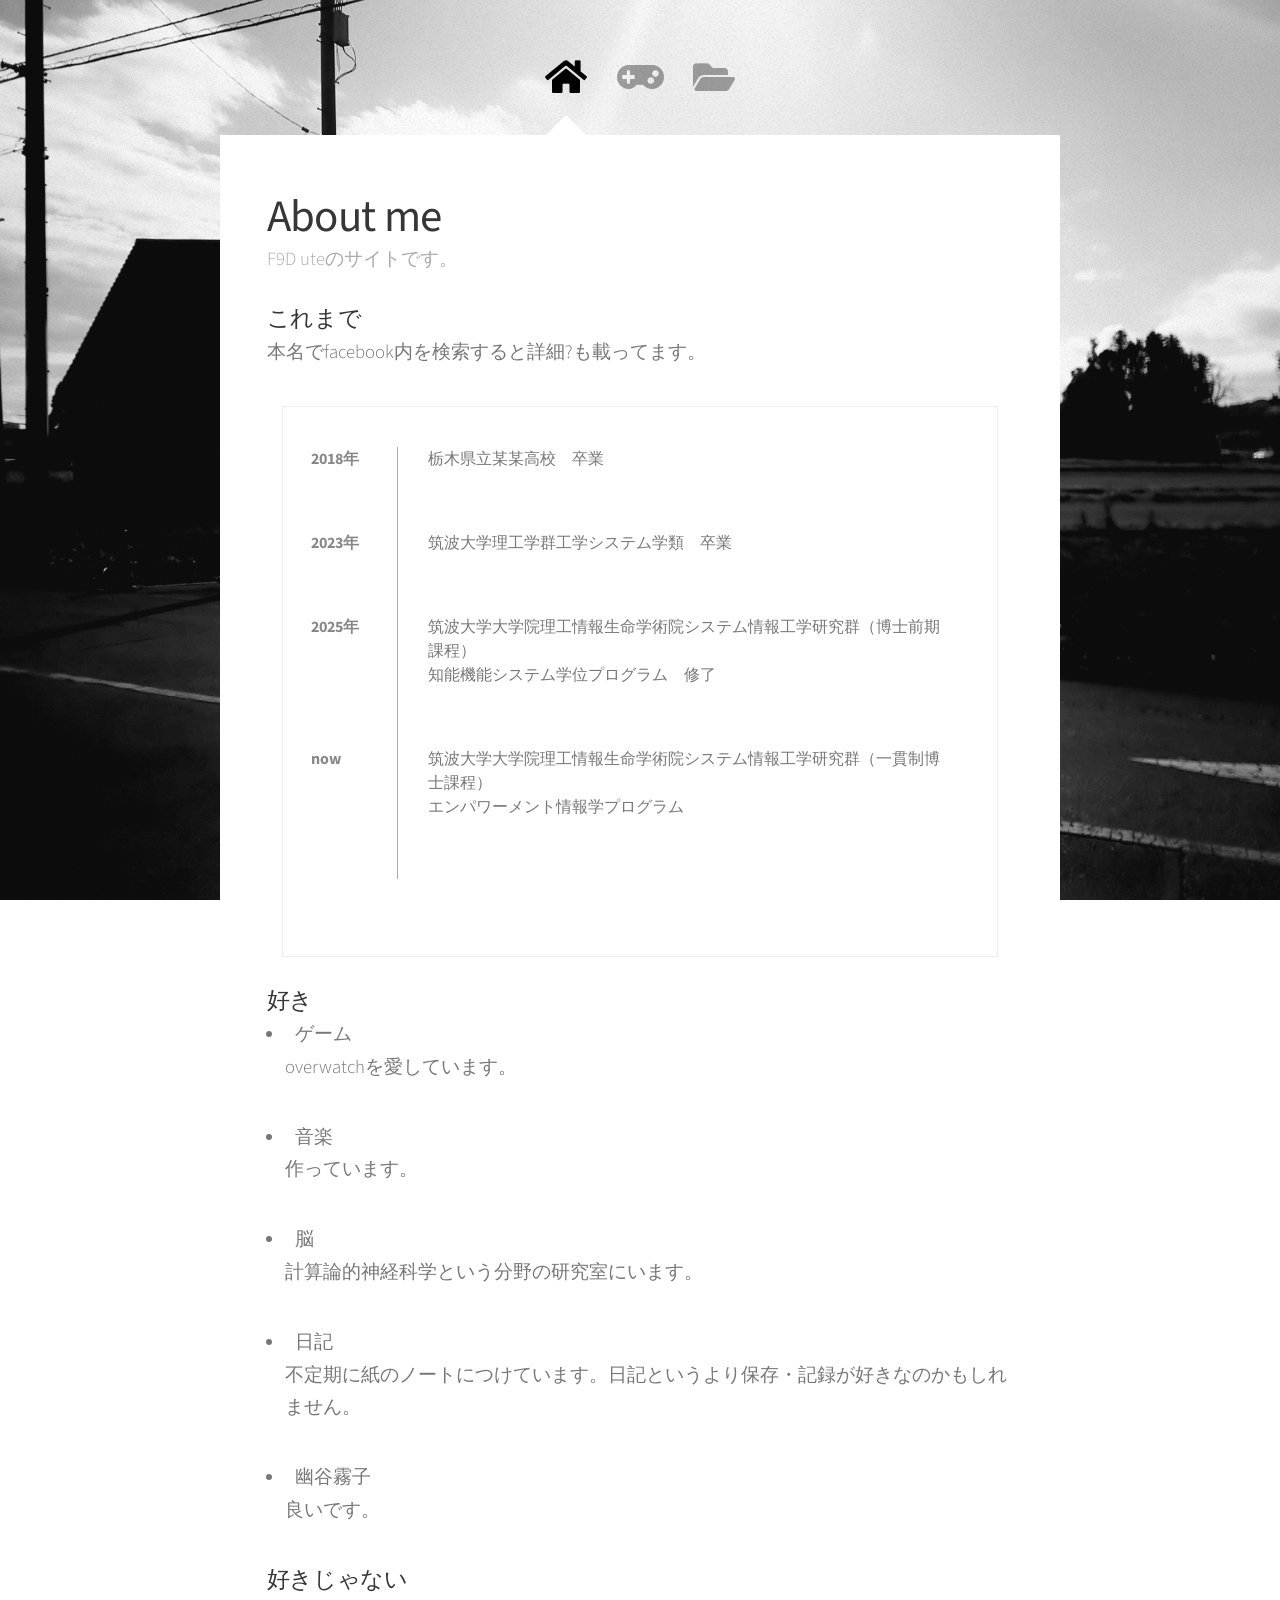
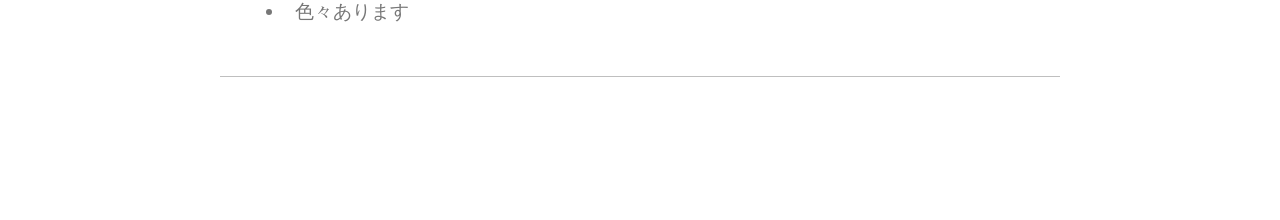
<file: index.html>
<!DOCTYPE HTML>
<!--
	Astral by HTML5 UP
	html5up.net | @ajlkn
	Free for personal and commercial use under the CCA 3.0 license (html5up.net/license)
-->
<html>
	<head>
		<title>Fmute website</title>
		<meta charset="utf-8" />
		<meta name="viewport" content="width=device-width, initial-scale=1, user-scalable=no" />
		<link rel="stylesheet" href="assets/css/main.css" />
		<noscript><link rel="stylesheet" href="assets/css/noscript.css" /></noscript>
	</head>
	<body class="is-preload">

		<!-- Wrapper-->
			<div id="wrapper">

				<!-- Nav -->
					<nav id="nav">
						<a href="#" class="icon solid fa-home" style="color: black;"><span>Home</span></a>
						<!-- <a href="#work" class="icon solid fa-folder"><span>Work</span></a> -->
						<a href="#game" class="icon solid fa-gamepad" style="color: black;"><span>Game</span></a>
						<a href="#Works" class="icon solid fa-folder-open" style="color: black;"><span>Works</span></a>
					</nav>

				<!-- Main -->
					<div id="main">

						<!-- Me -->
							<article id="home" class="panel">
								<header>
									<h1>About me</h1>
									<p>F9D uteのサイトです。</p>
									<!--　htmlにべた書きしているだけの簡易なサイトです。cssもテンプレを使っているだけです。 -->
								</header>
								<!-- <a href="#work" class="jumplink pic">
									<span class="arrow icon solid fa-chevron-right"><span>See my work</span></span>
									<img src="images/me.jpg" alt="" />
								</a> -->
								<section>
									<h3>これまで</h3>
									<p>本名でfacebook内を検索すると詳細?も載ってます。</p>
									<div class="timeline">
										<ul class="timeline-list">
											<li class="timeline-list-item">
												<div class="date">2018年</div>
												<div class="content">栃木県立某某高校　卒業</div>
											</li>
											<li class="timeline-list-item">
												<div class="date">2023年</div>
												<div class="content">筑波大学理工学群工学システム学類　卒業</div>
											</li>
											<li class="timeline-list-item">
												<div class="date">2025年</div>
												<div class="content">筑波大学大学院理工情報生命学術院システム情報工学研究群（博士前期課程）<br>知能機能システム学位プログラム　修了</div>
											</li>
											<li class="timeline-list-item">
												<div class="date">now</div>
												<div class="content">筑波大学大学院理工情報生命学術院システム情報工学研究群（一貫制博士課程）<br>エンパワーメント情報学プログラム</div>
											</li>
										</ul>
									</div>
									<h3>好き</h3>
									<ul>
										<li>ゲーム</li><p>overwatchを愛しています。</p>
										<li>音楽</li><p>作っています。</p>
										<li>脳</li><p>計算論的神経科学という分野の研究室にいます。</p>
										<li>日記</li><p>不定期に紙のノートにつけています。日記というより保存・記録が好きなのかもしれません。</p>				
										<li>幽谷霧子</li><p>良いです。</p>
									</ul>
									<h3>好きじゃない</h3>
									<ul>
										<li>色々あります</li>
									</ul>								
									</ul>

								</section>
							</article>

						<!-- Work -->
							<!-- <article id="work" class="panel">
								<header>
									<h2>Work</h2>
								</header>
								<p>
									Phasellus enim sapien, blandit ullamcorper elementum eu, condimentum eu elit.
									Vestibulum ante ipsum primis in faucibus orci luctus et ultrices posuere cubilia
									luctus elit eget interdum.
								</p>
								<section>
									<div class="row">
										<div class="col-4 col-6-medium col-12-small">
											<a href="#" class="image fit"><img src="images/pic01.jpg" alt=""></a>
										</div>
										<div class="col-4 col-6-medium col-12-small">
											<a href="#" class="image fit"><img src="images/pic02.jpg" alt=""></a>
										</div>
										
									</div>
								</section>
							</article> -->

							<article id="game" class="panel">
								<header>
									<h2>Favorite game</h2>
								</header>
								<p>
									overwatchとマインスイーパが好きです。
								</p>
								<!-- <section>
									<div class="row">
										<div class="col-4 col-6-medium col-12-small">
											<a href="#" class="image fit"><img src="images/pic01.jpg" alt=""></a>
										</div>
										<div class="col-4 col-6-medium col-12-small">
											<a href="#" class="image fit"><img src="images/pic02.jpg" alt=""></a>
										</div>
										
									</div>
								</section> -->
								<p>
									overwatchは最高グランドマスター5（2026:シーズン2）です。
									<div class="col-4 col-6-medium col-12-small">
										<a href="#" class="image fit"><img src="images/grandmaster.png" alt="overwatch"></a>
									</div>
								</p>
								<p>
									マインスイーパのタイムが結構な順位になりました。
									<div class="col-4 col-6-medium col-12-small">
										<a href="#" class="image fit"><img src="images/minesweeper.png" alt="minesweeper"></a>
									</div>
									
								</p>

							</article>

							<article id="Works" class="panel">
								<header>
									<h2>Works</h2>
								</header>
								<section>
									<h3>Music</h3>
									<p>
										<a href="https://www.youtube.com/channel/UCprlggMipPWfrF8aGMqO4sQ">youtubeチャンネル</a>でピアノアレンジ動画上げてます。あと自作曲とかアップする予定です。
									</p>
									<p>
										1.
										<iframe width="100%" height="300" scrolling="no" frameborder="no" allow="autoplay" src="https://w.soundcloud.com/player/?url=https%3A//api.soundcloud.com/tracks/1629886437&color=%23343531&auto_play=false&hide_related=false&show_comments=true&show_user=true&show_reposts=false&show_teaser=true&visual=true"></iframe><div style="font-size: 10px; color: #cccccc;line-break: anywhere;word-break: normal;overflow: hidden;white-space: nowrap;text-overflow: ellipsis; font-family: Interstate,Lucida Grande,Lucida Sans Unicode,Lucida Sans,Garuda,Verdana,Tahoma,sans-serif;font-weight: 100;"><a href="https://soundcloud.com/kqm220n4bezv" title="Fmute" target="_blank" style="color: #cccccc; text-decoration: none;">Fmute</a> · <a href="https://soundcloud.com/kqm220n4bezv/representative-matrix" title="Representative Matrix" target="_blank" style="color: #cccccc; text-decoration: none;">Representative Matrix</a></div>
										せつないイメージで作りました。タイトルは記憶にあったイメージ通りの単語です。いろいろ詰め込みすぎた感が否めないです。
										(2026/03/26追記：いつ作ったのかわからないですが、たぶんミックスとかしてなくてちょっと面白い出来ですね。)
									</p>

									<p>
										2.
										<iframe width="100%" height="300" scrolling="no" frameborder="no" allow="autoplay" src="https://w.soundcloud.com/player/?url=https%3A//api.soundcloud.com/tracks/soundcloud%253Atracks%253A2285592569&color=%23ff5500&auto_play=false&hide_related=false&show_comments=true&show_user=true&show_reposts=false&show_teaser=true&visual=true"></iframe><div style="font-size: 10px; color: #cccccc;line-break: anywhere;word-break: normal;overflow: hidden;white-space: nowrap;text-overflow: ellipsis; font-family: Interstate,Lucida Grande,Lucida Sans Unicode,Lucida Sans,Garuda,Verdana,Tahoma,sans-serif;font-weight: 100;"><a href="https://soundcloud.com/yuto-fukuda-474285184" title="Yuto Fukuda" target="_blank" style="color: #cccccc; text-decoration: none;">Yuto Fukuda</a> · <a href="https://soundcloud.com/yuto-fukuda-474285184/inner-drift" title="Inner Drift" target="_blank" style="color: #cccccc; text-decoration: none;">Inner Drift</a></div>
										ボーカル曲です。英語の方がなんか直球な歌詞が作れるので英語です。<br />
										<a href="lyrics-inner-drift.html" target="_blank">Lyrics</a>
									</p>

									<p>
										<iframe width="100%" height="300" scrolling="no" frameborder="no" allow="autoplay" src="https://w.soundcloud.com/player/?url=https%3A//api.soundcloud.com/tracks/soundcloud%253Atracks%253A2290421651&color=%23ff5500&auto_play=false&hide_related=false&show_comments=true&show_user=true&show_reposts=false&show_teaser=true&visual=true"></iframe><div style="font-size: 10px; color: #cccccc;line-break: anywhere;word-break: normal;overflow: hidden;white-space: nowrap;text-overflow: ellipsis; font-family: Interstate,Lucida Grande,Lucida Sans Unicode,Lucida Sans,Garuda,Verdana,Tahoma,sans-serif;font-weight: 100;"><a href="https://soundcloud.com/yuto-fukuda-474285184" title="Yuto Fukuda" target="_blank" style="color: #cccccc; text-decoration: none;">Yuto Fukuda</a> · <a href="https://soundcloud.com/yuto-fukuda-474285184/already-enough" title="Already Enough" target="_blank" style="color: #cccccc; text-decoration: none;">Already Enough</a></div>
										これまたボーカル曲です。でもBGMよりのテイストにしようとしたはずなのですが、上手くいきませんでした。個人的には満足しています。<br />
										<a href="lyrics-already-enough.html" target="_blank">Lyrics</a>
									</p>
									
									<h3>Research</h3>
									<ul>
										<li>Nakai, Y, Nie, S, Fukida, Y, Tomida, M, Kotani, H & Hoshino, K 2020, Voluntary fNIRS Waveform Change to Hot Taste Stimulus by Repeated Experience of Licking a Source of Strong Hot Taste: FNIRS Waveform Change to Hot Taste Stimulus. in DMIP 2020 - Proceedings of 2020 3rd International Conference on Digital Medicine and Image Processing., 3441371, ACM International Conference Proceeding Series, Association for Computing Machinery, pp. 7-12, 3rd International Conference on Digital Medicine and Image Processing, DMIP 2020, Virtual, Online, Japan, 6/11/20. https://doi.org/10.1145/3441369.3441371</li><p>ちょっと研究に参加したために名前を入れてもらった記憶があります（誤植……）。</p>
																	
									</ul>
									<p>
										新しく結果が出せると良いですね。
									</p>
								</section>
								
							</article>
					</div>

				<!-- Footer -->
					<div id="footer">
						<ul class="copyright">
							<!-- <li>&copy; Untitled.</li><li>Design: <a href="http://html5up.net">HTML5 UP</a></li> -->
							<li>html design: <a href="http://html5up.net">HTML5 UP</a></li>
						</ul>
					</div>

			</div>

		<!-- Scripts -->
			<script src="assets/js/jquery.min.js"></script>
			<script src="assets/js/browser.min.js"></script>
			<script src="assets/js/breakpoints.min.js"></script>
			<script src="assets/js/util.js"></script>
			<script src="assets/js/main.js"></script>

	</body>
</html>
</file>
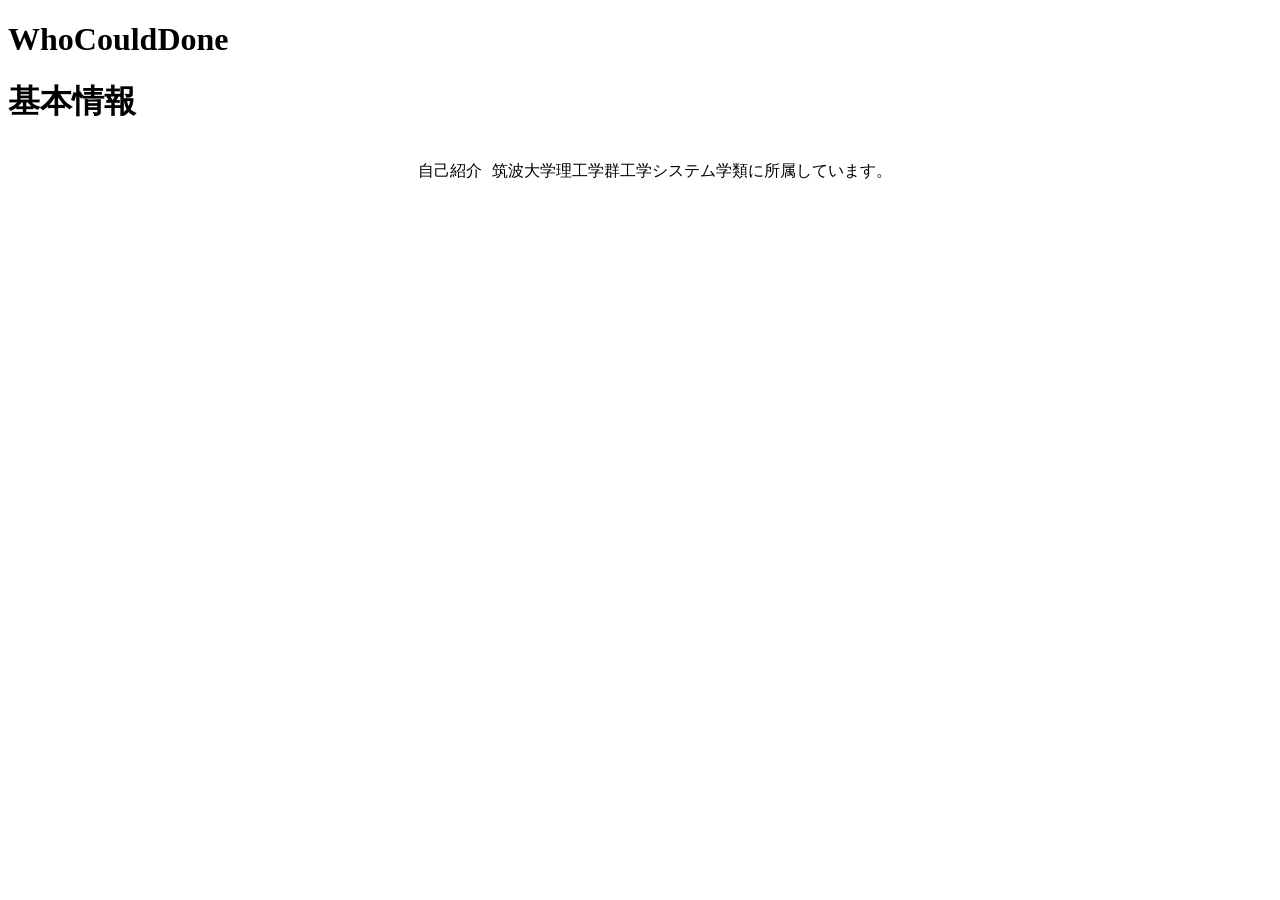
<file: test/index.html>
<!DOCTYPE html>
 
<html lang="ja">
 
<head>
 
<!--文字コード-->
<meta charset="utf-8">
 
<!--IEでは最新バージョンのレンダリングモード（edge）を使用-->
<meta http-equiv="X-UA-Compatible" content="IE=edge">
 
<!--ページタイトル-->
<title>F's page</title>
 
<!--ページ説明文-->
<meta name="description" content="">
 
<!--スマホ対応-->
<meta name="viewport" content="width=device-width, initial-scale=1">
 
<!--ファビコン-->
<link rel="shortcut icon" href="">
 
<!--外部CSS-->
<link rel="stylesheet" href="">
 
<!--テストページなどでインデックスとリンクの巡回をさせたくない時に使用 -->
<!--<meta name="robots" content="noindex, nofollow">-->

</head>
<body>
  <header>
    <h1 class="title">WhoCouldDone</h1>
  </header>
<div class="main">
  <h1 class="subtitle">基本情報</h1>
  <ul>
    <li>
      <p>自己紹介</p>
    </li>
    <li>
      <p>筑波大学理工学群工学システム学類に所属しています。</p>
    </li>
  </ul>
</div>

<style>
  ul {
    display: flex;
    justify-content: center;
  }

  li {
    list-style: none;
  }

  li:nth-child(2) {
    margin: 0 10px;
  }
</style>

    <footer></footer>

<!-- 外部javascript -->
<script type="text/javascript" src=""></script>
</body>
</file>
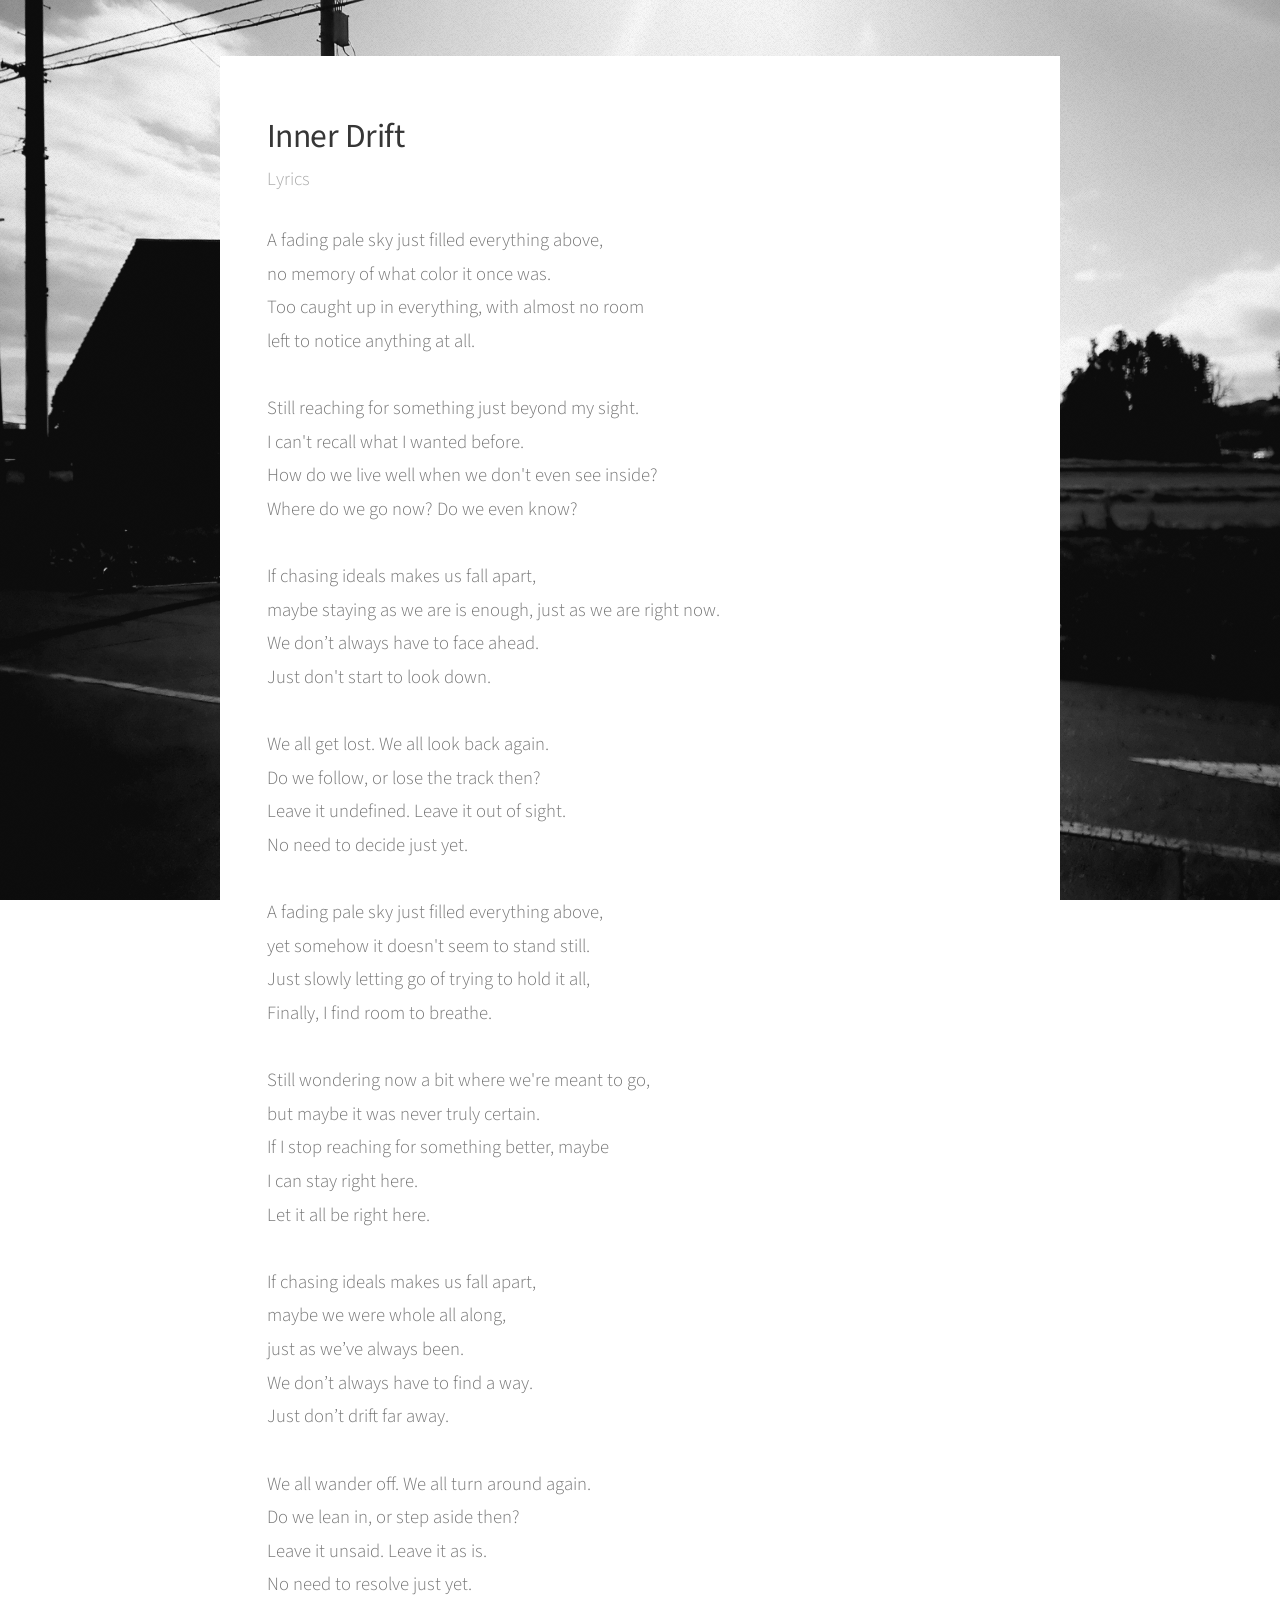
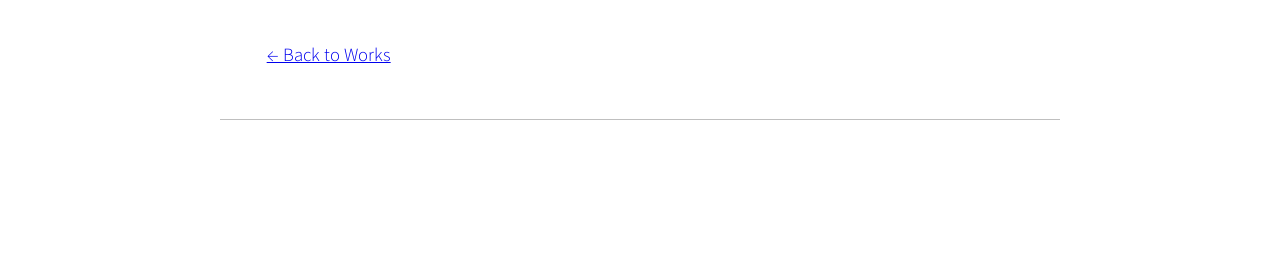
<file: lyrics-already-enough.html>
<!DOCTYPE HTML>
<html>
	<head>
		<title>Inner Drift - Lyrics</title>
		<meta charset="utf-8" />
		<meta name="viewport" content="width=device-width, initial-scale=1, user-scalable=no" />
		<link rel="stylesheet" href="assets/css/main.css" />
		<noscript><link rel="stylesheet" href="assets/css/noscript.css" /></noscript>
	</head>
	<body class="is-preload">

		<div id="wrapper">
			<div id="main">
				<article class="panel active">
					<header>
						<h2>Inner Drift</h2>
						<p>Lyrics</p>
					</header>

					<section>
						<p style="line-height:1.8;">
            A fading pale sky just filled everything above, <br />
            no memory of what color it once was.<br>
            Too caught up in everything, with almost no room <br />
            left to notice anything at all.<br><br>
            
            Still reaching for something just beyond my sight.<br>
            I can't recall what I wanted before.<br>
            How do we live well when we don't even see inside?<br>
            Where do we go now? Do we even know?<br><br>
            
            If chasing ideals makes us fall apart,<br>
            maybe staying as we are is enough, just as we are right now.<br>
            We don’t always have to face ahead.<br>
            Just don't start to look down.<br><br>
            
            We all get lost. We all look back again.<br>
            Do we follow, or lose the track then?<br>
            Leave it undefined. Leave it out of sight.<br>
            No need to decide just yet.<br><br>
            
            A fading pale sky just filled everything above,<br />
            yet somehow it doesn't seem to stand still.<br>
            Just slowly letting go of trying to hold it all,<br>
            Finally, I find room to breathe.<br><br>
            
            Still wondering now a bit where we're meant to go,<br>
            but maybe it was never truly certain.<br>
            If I stop reaching for something better, maybe<br>
            I can stay right here.<br>
            Let it all be right here.<br><br>
            
            If chasing ideals makes us fall apart,<br>
            maybe we were whole all along,<br>
            just as we’ve always been.<br>
            We don’t always have to find a way.<br>
            Just don’t drift far away.<br><br>
            
            We all wander off. We all turn around again.<br>
            Do we lean in, or step aside then?<br>
            Leave it unsaid. Leave it as is.<br>
            No need to resolve just yet.
            </p>

						<p>
							<a href="index.html#Works">← Back to Works</a>
						</p>
					</section>
				</article>
			</div>

			<div id="footer">
				<ul class="copyright">
					<li>html design: <a href="http://html5up.net">HTML5 UP</a></li>
				</ul>
			</div>
		</div>

		<script src="assets/js/jquery.min.js"></script>
		<script src="assets/js/browser.min.js"></script>
		<script src="assets/js/breakpoints.min.js"></script>
		<script src="assets/js/util.js"></script>
		<script src="assets/js/main.js"></script>

	</body>
</html>
</file>
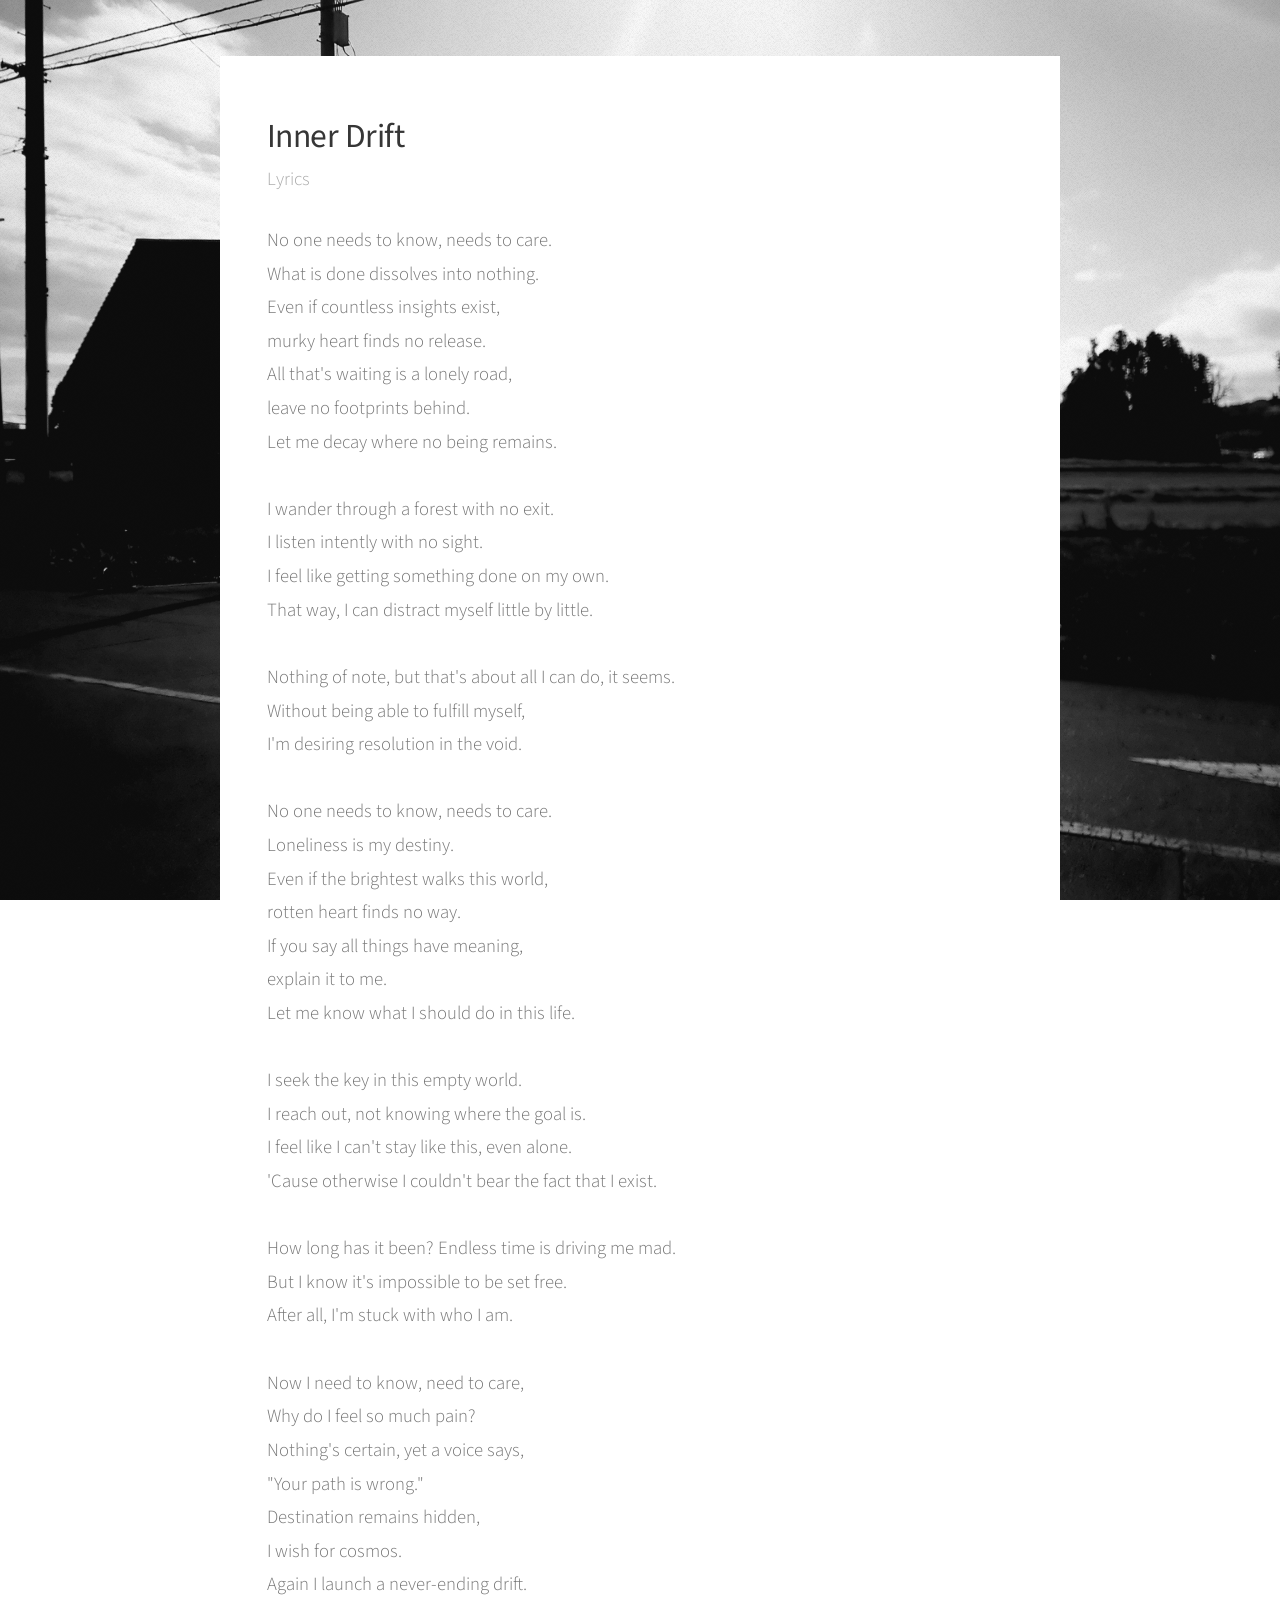
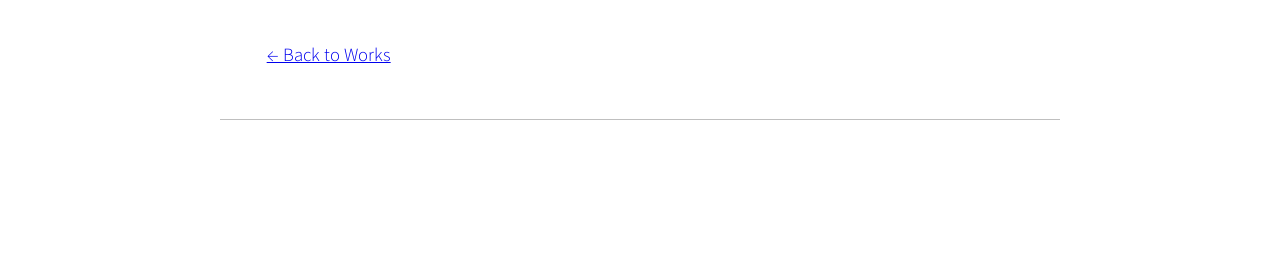
<file: lyrics-inner-drift.html>
<!DOCTYPE HTML>
<html>
	<head>
		<title>Inner Drift - Lyrics</title>
		<meta charset="utf-8" />
		<meta name="viewport" content="width=device-width, initial-scale=1, user-scalable=no" />
		<link rel="stylesheet" href="assets/css/main.css" />
		<noscript><link rel="stylesheet" href="assets/css/noscript.css" /></noscript>
	</head>
	<body class="is-preload">

		<div id="wrapper">
			<div id="main">
				<article class="panel active">
					<header>
						<h2>Inner Drift</h2>
						<p>Lyrics</p>
					</header>

					<section>
						<p style="line-height:1.8;">
            No one needs to know, needs to care.<br>
            What is done dissolves into nothing.<br>
            Even if countless insights exist,<br>
            murky heart finds no release.<br>
            All that's waiting is a lonely road,<br>
            leave no footprints behind.<br>
            Let me decay where no being remains.<br><br>
            
            I wander through a forest with no exit.<br>
            I listen intently with no sight.<br>
            I feel like getting something done on my own.<br>
            That way, I can distract myself little by little.<br><br>
            
            Nothing of note, but that's about all I can do, it seems.<br>
            Without being able to fulfill myself,<br>
            I'm desiring resolution in the void.<br><br>
            
            No one needs to know, needs to care.<br>
            Loneliness is my destiny.<br>
            Even if the brightest walks this world,<br>
            rotten heart finds no way.<br>
            If you say all things have meaning,<br>
            explain it to me.<br>
            Let me know what I should do in this life.<br><br>
            
            I seek the key in this empty world.<br>
            I reach out, not knowing where the goal is.<br>
            I feel like I can't stay like this, even alone.<br>
            'Cause otherwise I couldn't bear the fact that I exist.<br><br>
            
            How long has it been? Endless time is driving me mad.<br>
            But I know it's impossible to be set free.<br>
            After all, I'm stuck with who I am.<br><br>
            
            Now I need to know, need to care,<br>
            Why do I feel so much pain?<br>
            Nothing's certain, yet a voice says,<br>
            "Your path is wrong."<br>
            Destination remains hidden,<br>
            I wish for cosmos.<br>
            Again I launch a never-ending drift.
            </p>

						<p>
							<a href="index.html#Works">← Back to Works</a>
						</p>
					</section>
				</article>
			</div>

			<div id="footer">
				<ul class="copyright">
					<li>html design: <a href="http://html5up.net">HTML5 UP</a></li>
				</ul>
			</div>
		</div>

		<script src="assets/js/jquery.min.js"></script>
		<script src="assets/js/browser.min.js"></script>
		<script src="assets/js/breakpoints.min.js"></script>
		<script src="assets/js/util.js"></script>
		<script src="assets/js/main.js"></script>

	</body>
</html>
</file>
<file: assets/css/noscript.css>
/*
	Astral by HTML5 UP
	html5up.net | @ajlkn
	Free for personal and commercial use under the CCA 3.0 license (html5up.net/license)
*/

/* Wrapper */

	#wrapper {
		opacity: 1 !important;
	}

/* Nav */

	#nav a {
		opacity: 1.0;
	}

		#nav a:before, #nav a:after {
			display: none;
		}

		#nav a span {
			top: 0;
			opacity: 1.0;
		}

			#nav a span:after {
				display: none;
			}

/* Main */

	#main {
		background: none;
		box-shadow: none;
	}

		#main > .panel {
			background: #ffffff;
			margin-bottom: 2em;
		}

			#main > .panel:last-child {
				margin-bottom: 0;
			}
</file>
<file: assets/css/main.css>
@import url("https://fonts.googleapis.com/css?family=Source+Sans+Pro:300,400,300italic,400italic");
@import url("fontawesome-all.min.css");

/*
	Astral by HTML5 UP
	html5up.net | @ajlkn
	Free for personal and commercial use under the CCA 3.0 license (html5up.net/license)
*/

html, body, div, span, applet, object,
iframe, h1, h2, h3, h4, h5, h6, p, blockquote,
pre, a, abbr, acronym, address, big, cite,
code, del, dfn, em, img, ins, kbd, q, s, samp,
small, strike, strong, sub, sup, tt, var, b,
u, i, center, dl, dt, dd, ol, ul, li, fieldset,
form, label, legend, table, caption, tbody,
tfoot, thead, tr, th, td, article, aside,
canvas, details, embed, figure, figcaption,
footer, header, hgroup, menu, nav, output, ruby,
section, summary, time, mark, audio, video {
	margin: 0;
	padding: 0;
	border: 0;
	font-size: 100%;
	font: inherit;
	vertical-align: baseline;}

article, aside, details, figcaption, figure,
footer, header, hgroup, menu, nav, section {
	display: block;}

body {
	line-height: 1;
}

ol, ul {
	list-style: none;
}

blockquote, q {
	quotes: none;
}

	blockquote:before, blockquote:after, q:before, q:after {
		content: '';
		content: none;
	}

table {
	border-collapse: collapse;
	border-spacing: 0;
}

body {
	-webkit-text-size-adjust: none;
}

mark {
	background-color: transparent;
	color: inherit;
}

input::-moz-focus-inner {
	border: 0;
	padding: 0;
}

input, select, textarea {
	-moz-appearance: none;
	-webkit-appearance: none;
	-ms-appearance: none;
	appearance: none;
}

/* Row */

	.row {
		display: flex;
		flex-wrap: wrap;
		box-sizing: border-box;
		align-items: stretch;
	}

		.row > * {
			box-sizing: border-box;
		}

		.row.gtr-uniform > * > :last-child {
			margin-bottom: 0;
		}

		.row.aln-left {
			justify-content: flex-start;
		}

		.row.aln-center {
			justify-content: center;
		}

		.row.aln-right {
			justify-content: flex-end;
		}

		.row.aln-top {
			align-items: flex-start;
		}

		.row.aln-middle {
			align-items: center;
		}

		.row.aln-bottom {
			align-items: flex-end;
		}

		.row > .imp {
			order: -1;
		}

		.row > .col-1 {
			width: 8.33333%;
		}

		.row > .off-1 {
			margin-left: 8.33333%;
		}

		.row > .col-2 {
			width: 16.66667%;
		}

		.row > .off-2 {
			margin-left: 16.66667%;
		}

		.row > .col-3 {
			width: 25%;
		}

		.row > .off-3 {
			margin-left: 25%;
		}

		.row > .col-4 {
			width: 33.33333%;
		}

		.row > .off-4 {
			margin-left: 33.33333%;
		}

		.row > .col-5 {
			width: 41.66667%;
		}

		.row > .off-5 {
			margin-left: 41.66667%;
		}

		.row > .col-6 {
			width: 50%;
		}

		.row > .off-6 {
			margin-left: 50%;
		}

		.row > .col-7 {
			width: 58.33333%;
		}

		.row > .off-7 {
			margin-left: 58.33333%;
		}

		.row > .col-8 {
			width: 66.66667%;
		}

		.row > .off-8 {
			margin-left: 66.66667%;
		}

		.row > .col-9 {
			width: 75%;
		}

		.row > .off-9 {
			margin-left: 75%;
		}

		.row > .col-10 {
			width: 83.33333%;
		}

		.row > .off-10 {
			margin-left: 83.33333%;
		}

		.row > .col-11 {
			width: 91.66667%;
		}

		.row > .off-11 {
			margin-left: 91.66667%;
		}

		.row > .col-12 {
			width: 100%;
		}

		.row > .off-12 {
			margin-left: 100%;
		}

		.row.gtr-0 {
			margin-top: 0em;
			margin-left: 0em;
		}

			.row.gtr-0 > * {
				padding: 0em 0 0 0em;
			}

			.row.gtr-0.gtr-uniform {
				margin-top: 0em;
			}

				.row.gtr-0.gtr-uniform > * {
					padding-top: 0em;
				}

		.row.gtr-25 {
			margin-top: -0.3125em;
			margin-left: -0.3125em;
		}

			.row.gtr-25 > * {
				padding: 0.3125em 0 0 0.3125em;
			}

			.row.gtr-25.gtr-uniform {
				margin-top: -0.3125em;
			}

				.row.gtr-25.gtr-uniform > * {
					padding-top: 0.3125em;
				}

		.row.gtr-50 {
			margin-top: -0.625em;
			margin-left: -0.625em;
		}

			.row.gtr-50 > * {
				padding: 0.625em 0 0 0.625em;
			}

			.row.gtr-50.gtr-uniform {
				margin-top: -0.625em;
			}

				.row.gtr-50.gtr-uniform > * {
					padding-top: 0.625em;
				}

		.row {
			margin-top: -1.25em;
			margin-left: -1.25em;
		}

			.row > * {
				padding: 1.25em 0 0 1.25em;
			}

			.row.gtr-uniform {
				margin-top: -1.25em;
			}

				.row.gtr-uniform > * {
					padding-top: 1.25em;
				}

		.row.gtr-150 {
			margin-top: -1.875em;
			margin-left: -1.875em;
		}

			.row.gtr-150 > * {
				padding: 1.875em 0 0 1.875em;
			}

			.row.gtr-150.gtr-uniform {
				margin-top: -1.875em;
			}

				.row.gtr-150.gtr-uniform > * {
					padding-top: 1.875em;
				}

		.row.gtr-200 {
			margin-top: -2.5em;
			margin-left: -2.5em;
		}

			.row.gtr-200 > * {
				padding: 2.5em 0 0 2.5em;
			}

			.row.gtr-200.gtr-uniform {
				margin-top: -2.5em;
			}

				.row.gtr-200.gtr-uniform > * {
					padding-top: 2.5em;
				}

		@media screen and (max-width: 1680px) {

			.row {
				display: flex;
				flex-wrap: wrap;
				box-sizing: border-box;
				align-items: stretch;
			}

				.row > * {
					box-sizing: border-box;
				}

				.row.gtr-uniform > * > :last-child {
					margin-bottom: 0;
				}

				.row.aln-left {
					justify-content: flex-start;
				}

				.row.aln-center {
					justify-content: center;
				}

				.row.aln-right {
					justify-content: flex-end;
				}

				.row.aln-top {
					align-items: flex-start;
				}

				.row.aln-middle {
					align-items: center;
				}

				.row.aln-bottom {
					align-items: flex-end;
				}

				.row > .imp-xlarge {
					order: -1;
				}

				.row > .col-1-xlarge {
					width: 8.33333%;
				}

				.row > .off-1-xlarge {
					margin-left: 8.33333%;
				}

				.row > .col-2-xlarge {
					width: 16.66667%;
				}

				.row > .off-2-xlarge {
					margin-left: 16.66667%;
				}

				.row > .col-3-xlarge {
					width: 25%;
				}

				.row > .off-3-xlarge {
					margin-left: 25%;
				}

				.row > .col-4-xlarge {
					width: 33.33333%;
				}

				.row > .off-4-xlarge {
					margin-left: 33.33333%;
				}

				.row > .col-5-xlarge {
					width: 41.66667%;
				}

				.row > .off-5-xlarge {
					margin-left: 41.66667%;
				}

				.row > .col-6-xlarge {
					width: 50%;
				}

				.row > .off-6-xlarge {
					margin-left: 50%;
				}

				.row > .col-7-xlarge {
					width: 58.33333%;
				}

				.row > .off-7-xlarge {
					margin-left: 58.33333%;
				}

				.row > .col-8-xlarge {
					width: 66.66667%;
				}

				.row > .off-8-xlarge {
					margin-left: 66.66667%;
				}

				.row > .col-9-xlarge {
					width: 75%;
				}

				.row > .off-9-xlarge {
					margin-left: 75%;
				}

				.row > .col-10-xlarge {
					width: 83.33333%;
				}

				.row > .off-10-xlarge {
					margin-left: 83.33333%;
				}

				.row > .col-11-xlarge {
					width: 91.66667%;
				}

				.row > .off-11-xlarge {
					margin-left: 91.66667%;
				}

				.row > .col-12-xlarge {
					width: 100%;
				}

				.row > .off-12-xlarge {
					margin-left: 100%;
				}

				.row.gtr-0 {
					margin-top: 0em;
					margin-left: 0em;
				}

					.row.gtr-0 > * {
						padding: 0em 0 0 0em;
					}

					.row.gtr-0.gtr-uniform {
						margin-top: 0em;
					}

						.row.gtr-0.gtr-uniform > * {
							padding-top: 0em;
						}

				.row.gtr-25 {
					margin-top: -0.3125em;
					margin-left: -0.3125em;
				}

					.row.gtr-25 > * {
						padding: 0.3125em 0 0 0.3125em;
					}

					.row.gtr-25.gtr-uniform {
						margin-top: -0.3125em;
					}

						.row.gtr-25.gtr-uniform > * {
							padding-top: 0.3125em;
						}

				.row.gtr-50 {
					margin-top: -0.625em;
					margin-left: -0.625em;
				}

					.row.gtr-50 > * {
						padding: 0.625em 0 0 0.625em;
					}

					.row.gtr-50.gtr-uniform {
						margin-top: -0.625em;
					}

						.row.gtr-50.gtr-uniform > * {
							padding-top: 0.625em;
						}

				.row {
					margin-top: -1.25em;
					margin-left: -1.25em;
				}

					.row > * {
						padding: 1.25em 0 0 1.25em;
					}

					.row.gtr-uniform {
						margin-top: -1.25em;
					}

						.row.gtr-uniform > * {
							padding-top: 1.25em;
						}

				.row.gtr-150 {
					margin-top: -1.875em;
					margin-left: -1.875em;
				}

					.row.gtr-150 > * {
						padding: 1.875em 0 0 1.875em;
					}

					.row.gtr-150.gtr-uniform {
						margin-top: -1.875em;
					}

						.row.gtr-150.gtr-uniform > * {
							padding-top: 1.875em;
						}

				.row.gtr-200 {
					margin-top: -2.5em;
					margin-left: -2.5em;
				}

					.row.gtr-200 > * {
						padding: 2.5em 0 0 2.5em;
					}

					.row.gtr-200.gtr-uniform {
						margin-top: -2.5em;
					}

						.row.gtr-200.gtr-uniform > * {
							padding-top: 2.5em;
						}

		}

		@media screen and (max-width: 1280px) {

			.row {
				display: flex;
				flex-wrap: wrap;
				box-sizing: border-box;
				align-items: stretch;
			}

				.row > * {
					box-sizing: border-box;
				}

				.row.gtr-uniform > * > :last-child {
					margin-bottom: 0;
				}

				.row.aln-left {
					justify-content: flex-start;
				}

				.row.aln-center {
					justify-content: center;
				}

				.row.aln-right {
					justify-content: flex-end;
				}

				.row.aln-top {
					align-items: flex-start;
				}

				.row.aln-middle {
					align-items: center;
				}

				.row.aln-bottom {
					align-items: flex-end;
				}

				.row > .imp-large {
					order: -1;
				}

				.row > .col-1-large {
					width: 8.33333%;
				}

				.row > .off-1-large {
					margin-left: 8.33333%;
				}

				.row > .col-2-large {
					width: 16.66667%;
				}

				.row > .off-2-large {
					margin-left: 16.66667%;
				}

				.row > .col-3-large {
					width: 25%;
				}

				.row > .off-3-large {
					margin-left: 25%;
				}

				.row > .col-4-large {
					width: 33.33333%;
				}

				.row > .off-4-large {
					margin-left: 33.33333%;
				}

				.row > .col-5-large {
					width: 41.66667%;
				}

				.row > .off-5-large {
					margin-left: 41.66667%;
				}

				.row > .col-6-large {
					width: 50%;
				}

				.row > .off-6-large {
					margin-left: 50%;
				}

				.row > .col-7-large {
					width: 58.33333%;
				}

				.row > .off-7-large {
					margin-left: 58.33333%;
				}

				.row > .col-8-large {
					width: 66.66667%;
				}

				.row > .off-8-large {
					margin-left: 66.66667%;
				}

				.row > .col-9-large {
					width: 75%;
				}

				.row > .off-9-large {
					margin-left: 75%;
				}

				.row > .col-10-large {
					width: 83.33333%;
				}

				.row > .off-10-large {
					margin-left: 83.33333%;
				}

				.row > .col-11-large {
					width: 91.66667%;
				}

				.row > .off-11-large {
					margin-left: 91.66667%;
				}

				.row > .col-12-large {
					width: 100%;
				}

				.row > .off-12-large {
					margin-left: 100%;
				}

				.row.gtr-0 {
					margin-top: 0em;
					margin-left: 0em;
				}

					.row.gtr-0 > * {
						padding: 0em 0 0 0em;
					}

					.row.gtr-0.gtr-uniform {
						margin-top: 0em;
					}

						.row.gtr-0.gtr-uniform > * {
							padding-top: 0em;
						}

				.row.gtr-25 {
					margin-top: -0.3125em;
					margin-left: -0.3125em;
				}

					.row.gtr-25 > * {
						padding: 0.3125em 0 0 0.3125em;
					}

					.row.gtr-25.gtr-uniform {
						margin-top: -0.3125em;
					}

						.row.gtr-25.gtr-uniform > * {
							padding-top: 0.3125em;
						}

				.row.gtr-50 {
					margin-top: -0.625em;
					margin-left: -0.625em;
				}

					.row.gtr-50 > * {
						padding: 0.625em 0 0 0.625em;
					}

					.row.gtr-50.gtr-uniform {
						margin-top: -0.625em;
					}

						.row.gtr-50.gtr-uniform > * {
							padding-top: 0.625em;
						}

				.row {
					margin-top: -1.25em;
					margin-left: -1.25em;
				}

					.row > * {
						padding: 1.25em 0 0 1.25em;
					}

					.row.gtr-uniform {
						margin-top: -1.25em;
					}

						.row.gtr-uniform > * {
							padding-top: 1.25em;
						}

				.row.gtr-150 {
					margin-top: -1.875em;
					margin-left: -1.875em;
				}

					.row.gtr-150 > * {
						padding: 1.875em 0 0 1.875em;
					}

					.row.gtr-150.gtr-uniform {
						margin-top: -1.875em;
					}

						.row.gtr-150.gtr-uniform > * {
							padding-top: 1.875em;
						}

				.row.gtr-200 {
					margin-top: -2.5em;
					margin-left: -2.5em;
				}

					.row.gtr-200 > * {
						padding: 2.5em 0 0 2.5em;
					}

					.row.gtr-200.gtr-uniform {
						margin-top: -2.5em;
					}

						.row.gtr-200.gtr-uniform > * {
							padding-top: 2.5em;
						}

		}

		@media screen and (max-width: 980px) {

			.row {
				display: flex;
				flex-wrap: wrap;
				box-sizing: border-box;
				align-items: stretch;
			}

				.row > * {
					box-sizing: border-box;
				}

				.row.gtr-uniform > * > :last-child {
					margin-bottom: 0;
				}

				.row.aln-left {
					justify-content: flex-start;
				}

				.row.aln-center {
					justify-content: center;
				}

				.row.aln-right {
					justify-content: flex-end;
				}

				.row.aln-top {
					align-items: flex-start;
				}

				.row.aln-middle {
					align-items: center;
				}

				.row.aln-bottom {
					align-items: flex-end;
				}

				.row > .imp-medium {
					order: -1;
				}

				.row > .col-1-medium {
					width: 8.33333%;
				}

				.row > .off-1-medium {
					margin-left: 8.33333%;
				}

				.row > .col-2-medium {
					width: 16.66667%;
				}

				.row > .off-2-medium {
					margin-left: 16.66667%;
				}

				.row > .col-3-medium {
					width: 25%;
				}

				.row > .off-3-medium {
					margin-left: 25%;
				}

				.row > .col-4-medium {
					width: 33.33333%;
				}

				.row > .off-4-medium {
					margin-left: 33.33333%;
				}

				.row > .col-5-medium {
					width: 41.66667%;
				}

				.row > .off-5-medium {
					margin-left: 41.66667%;
				}

				.row > .col-6-medium {
					width: 50%;
				}

				.row > .off-6-medium {
					margin-left: 50%;
				}

				.row > .col-7-medium {
					width: 58.33333%;
				}

				.row > .off-7-medium {
					margin-left: 58.33333%;
				}

				.row > .col-8-medium {
					width: 66.66667%;
				}

				.row > .off-8-medium {
					margin-left: 66.66667%;
				}

				.row > .col-9-medium {
					width: 75%;
				}

				.row > .off-9-medium {
					margin-left: 75%;
				}

				.row > .col-10-medium {
					width: 83.33333%;
				}

				.row > .off-10-medium {
					margin-left: 83.33333%;
				}

				.row > .col-11-medium {
					width: 91.66667%;
				}

				.row > .off-11-medium {
					margin-left: 91.66667%;
				}

				.row > .col-12-medium {
					width: 100%;
				}

				.row > .off-12-medium {
					margin-left: 100%;
				}

				.row.gtr-0 {
					margin-top: 0em;
					margin-left: 0em;
				}

					.row.gtr-0 > * {
						padding: 0em 0 0 0em;
					}

					.row.gtr-0.gtr-uniform {
						margin-top: 0em;
					}

						.row.gtr-0.gtr-uniform > * {
							padding-top: 0em;
						}

				.row.gtr-25 {
					margin-top: -0.3125em;
					margin-left: -0.3125em;
				}

					.row.gtr-25 > * {
						padding: 0.3125em 0 0 0.3125em;
					}

					.row.gtr-25.gtr-uniform {
						margin-top: -0.3125em;
					}

						.row.gtr-25.gtr-uniform > * {
							padding-top: 0.3125em;
						}

				.row.gtr-50 {
					margin-top: -0.625em;
					margin-left: -0.625em;
				}

					.row.gtr-50 > * {
						padding: 0.625em 0 0 0.625em;
					}

					.row.gtr-50.gtr-uniform {
						margin-top: -0.625em;
					}

						.row.gtr-50.gtr-uniform > * {
							padding-top: 0.625em;
						}

				.row {
					margin-top: -1.25em;
					margin-left: -1.25em;
				}

					.row > * {
						padding: 1.25em 0 0 1.25em;
					}

					.row.gtr-uniform {
						margin-top: -1.25em;
					}

						.row.gtr-uniform > * {
							padding-top: 1.25em;
						}

				.row.gtr-150 {
					margin-top: -1.875em;
					margin-left: -1.875em;
				}

					.row.gtr-150 > * {
						padding: 1.875em 0 0 1.875em;
					}

					.row.gtr-150.gtr-uniform {
						margin-top: -1.875em;
					}

						.row.gtr-150.gtr-uniform > * {
							padding-top: 1.875em;
						}

				.row.gtr-200 {
					margin-top: -2.5em;
					margin-left: -2.5em;
				}

					.row.gtr-200 > * {
						padding: 2.5em 0 0 2.5em;
					}

					.row.gtr-200.gtr-uniform {
						margin-top: -2.5em;
					}

						.row.gtr-200.gtr-uniform > * {
							padding-top: 2.5em;
						}

		}

		@media screen and (max-width: 736px) {

			.row {
				display: flex;
				flex-wrap: wrap;
				box-sizing: border-box;
				align-items: stretch;
			}

				.row > * {
					box-sizing: border-box;
				}

				.row.gtr-uniform > * > :last-child {
					margin-bottom: 0;
				}

				.row.aln-left {
					justify-content: flex-start;
				}

				.row.aln-center {
					justify-content: center;
				}

				.row.aln-right {
					justify-content: flex-end;
				}

				.row.aln-top {
					align-items: flex-start;
				}

				.row.aln-middle {
					align-items: center;
				}

				.row.aln-bottom {
					align-items: flex-end;
				}

				.row > .imp-small {
					order: -1;
				}

				.row > .col-1-small {
					width: 8.33333%;
				}

				.row > .off-1-small {
					margin-left: 8.33333%;
				}

				.row > .col-2-small {
					width: 16.66667%;
				}

				.row > .off-2-small {
					margin-left: 16.66667%;
				}

				.row > .col-3-small {
					width: 25%;
				}

				.row > .off-3-small {
					margin-left: 25%;
				}

				.row > .col-4-small {
					width: 33.33333%;
				}

				.row > .off-4-small {
					margin-left: 33.33333%;
				}

				.row > .col-5-small {
					width: 41.66667%;
				}

				.row > .off-5-small {
					margin-left: 41.66667%;
				}

				.row > .col-6-small {
					width: 50%;
				}

				.row > .off-6-small {
					margin-left: 50%;
				}

				.row > .col-7-small {
					width: 58.33333%;
				}

				.row > .off-7-small {
					margin-left: 58.33333%;
				}

				.row > .col-8-small {
					width: 66.66667%;
				}

				.row > .off-8-small {
					margin-left: 66.66667%;
				}

				.row > .col-9-small {
					width: 75%;
				}

				.row > .off-9-small {
					margin-left: 75%;
				}

				.row > .col-10-small {
					width: 83.33333%;
				}

				.row > .off-10-small {
					margin-left: 83.33333%;
				}

				.row > .col-11-small {
					width: 91.66667%;
				}

				.row > .off-11-small {
					margin-left: 91.66667%;
				}

				.row > .col-12-small {
					width: 100%;
				}

				.row > .off-12-small {
					margin-left: 100%;
				}

				.row.gtr-0 {
					margin-top: 0em;
					margin-left: 0em;
				}

					.row.gtr-0 > * {
						padding: 0em 0 0 0em;
					}

					.row.gtr-0.gtr-uniform {
						margin-top: 0em;
					}

						.row.gtr-0.gtr-uniform > * {
							padding-top: 0em;
						}

				.row.gtr-25 {
					margin-top: -0.3125em;
					margin-left: -0.3125em;
				}

					.row.gtr-25 > * {
						padding: 0.3125em 0 0 0.3125em;
					}

					.row.gtr-25.gtr-uniform {
						margin-top: -0.3125em;
					}

						.row.gtr-25.gtr-uniform > * {
							padding-top: 0.3125em;
						}

				.row.gtr-50 {
					margin-top: -0.625em;
					margin-left: -0.625em;
				}

					.row.gtr-50 > * {
						padding: 0.625em 0 0 0.625em;
					}

					.row.gtr-50.gtr-uniform {
						margin-top: -0.625em;
					}

						.row.gtr-50.gtr-uniform > * {
							padding-top: 0.625em;
						}

				.row {
					margin-top: -1.25em;
					margin-left: -1.25em;
				}

					.row > * {
						padding: 1.25em 0 0 1.25em;
					}

					.row.gtr-uniform {
						margin-top: -1.25em;
					}

						.row.gtr-uniform > * {
							padding-top: 1.25em;
						}

				.row.gtr-150 {
					margin-top: -1.875em;
					margin-left: -1.875em;
				}

					.row.gtr-150 > * {
						padding: 1.875em 0 0 1.875em;
					}

					.row.gtr-150.gtr-uniform {
						margin-top: -1.875em;
					}

						.row.gtr-150.gtr-uniform > * {
							padding-top: 1.875em;
						}

				.row.gtr-200 {
					margin-top: -2.5em;
					margin-left: -2.5em;
				}

					.row.gtr-200 > * {
						padding: 2.5em 0 0 2.5em;
					}

					.row.gtr-200.gtr-uniform {
						margin-top: -2.5em;
					}

						.row.gtr-200.gtr-uniform > * {
							padding-top: 2.5em;
						}

		}

/* Basic */

	html {
		box-sizing: border-box;
	}

	*, *:before, *:after {
		box-sizing: inherit;
	}

	body {
		background-image: url("images/overlay.png"), url("images/bg2.jpg");
		background-repeat: repeat, no-repeat;
		background-size: auto, 100% 100%;
		background-attachment: fixed;
		overflow-y: scroll;
	}

		body.is-preload *, body.is-preload *:before, body.is-preload *:after {
			-moz-animation: none !important;
			-webkit-animation: none !important;
			-ms-animation: none !important;
			animation: none !important;
			-moz-transition: none !important;
			-webkit-transition: none !important;
			-ms-transition: none !important;
			transition: none !important;
		}

	body, input, textarea, select {
		font-family: 'Source Sans Pro', sans-serif;
		font-weight: 300;
		color: #777777;
		font-size: 20pt;
		line-height: 1.75em;
	}

		@media screen and (max-width: 1680px) {

			body, input, textarea, select {
				font-size: 15pt;
			}

		}

		@media screen and (max-width: 1280px) {

			body, input, textarea, select {
				font-size: 14pt;
			}

		}

		@media screen and (max-width: 736px) {

			body, input, textarea, select {
				font-size: 12pt;
			}

		}

		@media screen and (max-width: 360px) {

			body, input, textarea, select {
				font-size: 11pt;
			}

		}

	strong, b, h1, h2, h3, h4, h5, h6 {
		font-weight: 400;
		color: #363636;
	}

	h1 {
		font-size: 2.4em;
		letter-spacing: -0.015em;
	}

	h2 {
		font-size: 1.8em;
		letter-spacing: -0.015em;
	}

	h3, h4, h5, h6 {
		font-size: 1.25em;
		letter-spacing: -0.015em;
	}

	@media screen and (max-width: 736px) {

		h1 {
			font-size: 1.75em;
		}

		h2 {
			font-size: 1.375em;
		}

		h3, h4, h5, h6 {
			font-size: 1em;
		}

	}

	blockquote {
		border-left: solid 0.5em #ddd;
		padding: 1em 0 1em 2em;
		font-style: italic;
	}

	em, i {
		font-style: italic;
	}

	hr {
		border: 0;
		border-top: solid 1px #ddd;
		padding: 1.5em 0 0 0;
		margin: 1.75em 0 0 0;
	}

	sub {
		position: relative;
		top: 0.5em;
		font-size: 0.8em;
	}

	sup {
		position: relative;
		top: -0.5em;
		font-size: 0.8em;
	}

	br.clear {
		clear: both;
	}

	p, ul, ol, dl, table, blockquote, form {
		margin-bottom: 2em;
	}

/* Table */

	table {
		width: 100%;
	}

		table.default tbody tr {
			border-bottom: solid 1px #f4f4f4;
		}

		table.default td {
			padding: 0.5em 1em 0.5em 1em;
		}

		table.default th {
			text-align: left;
			font-weight: 400;
			padding: 0.5em 1em 0.5em 1em;
		}

		table.default thead {
			border-bottom: solid 2px #f4f4f4;
		}

/* Form */

	form label {
		display: block;
		font-weight: 400;
		color: #363636;
		margin: 0 0 1em 0;
	}

	form input[type="text"],
	form input[type="email"],
	form input[type="password"],
	form select,
	form textarea {
		-webkit-appearance: none;
		border: 0;
		background: #f4f4f4;
		padding: 0.75em;
		width: 100%;
		-moz-transition: background-color .25s ease-in-out;
		-webkit-transition: background-color .25s ease-in-out;
		-ms-transition: background-color .25s ease-in-out;
		transition: background-color .25s ease-in-out;
	}

		form input[type="text"]:focus,
		form input[type="email"]:focus,
		form input[type="password"]:focus,
		form select:focus,
		form textarea:focus {
			background: #f8f8f8;
		}

	form input[type="text"],
	form input[type="email"],
	form input[type="password"],
	form select {
		line-height: 1.35em;
	}

	form ::-webkit-input-placeholder {
		color: #999;
	}

	form :-moz-placeholder {
		color: #999;
	}

	form ::-moz-placeholder {
		color: #999;
	}

	form :-ms-input-placeholder {
		color: #999;
	}

/* Section/Article */

	section, article {
		margin-bottom: 3em;
	}

		section > :last-child, section:last-child, article > :last-child, article:last-child {
			margin-bottom: 0;
		}

	header {
		margin: 0 0 1.5em 0;
	}

		header > p {
			margin: 0.5em 0 0 0;
			color: #aaa;
		}

		@media screen and (max-width: 736px) {

			header {
				margin: 0 0 1em 0;
			}

		}

/* Image */

	.image {
		display: inline-block;
	}

		.image img {
			display: block;
			width: 100%;
		}

		.image.fit {
			display: block;
			width: 100%;
		}

		.image.featured {
			display: block;
			width: 100%;
			margin: 0 0 2em 0;
		}

		.image.left {
			float: left;
			margin: 0 2em 2em 0;
		}

		.image.centered {
			display: block;
			margin: 0 0 2em 0;
		}

			.image.centered img {
				margin: 0 auto;
				width: auto;
			}

/* Button */

	input[type="button"],
	input[type="submit"],
	input[type="reset"],
	button,
	.button {
		-moz-transition: background-color .25s ease-in-out;
		-webkit-transition: background-color .25s ease-in-out;
		-ms-transition: background-color .25s ease-in-out;
		transition: background-color .25s ease-in-out;
		-webkit-appearance: none;
		display: inline-block;
		background-color: #222222;
		color: #ffffff;
		border: 0;
		cursor: pointer;
		outline: 0;
		padding: 0.7em 1.5em 0.7em 1.5em;
	}

		input[type="button"]:hover,
		input[type="submit"]:hover,
		input[type="reset"]:hover,
		button:hover,
		.button:hover {
			background-color: #333333;
		}

		input[type="button"]:active,
		input[type="submit"]:active,
		input[type="reset"]:active,
		button:active,
		.button:active {
			background-color: #444444;
		}

		input[type="button"].alt,
		input[type="submit"].alt,
		input[type="reset"].alt,
		button.alt,
		.button.alt {
			background-color: #777777;
		}

			input[type="button"].alt:hover,
			input[type="submit"].alt:hover,
			input[type="reset"].alt:hover,
			button.alt:hover,
			.button.alt:hover {
				background-color: #888888;
			}

			input[type="button"].alt:active,
			input[type="submit"].alt:active,
			input[type="reset"].alt:active,
			button.alt:active,
			.button.alt:active {
				background-color: #999999;
			}

		input[type="button"].small,
		input[type="submit"].small,
		input[type="reset"].small,
		button.small,
		.button.small {
			font-size: 0.75em;
		}

		input[type="button"].large,
		input[type="submit"].large,
		input[type="reset"].large,
		button.large,
		.button.large {
			font-size: 1.25em;
			padding: 0.5em 1.25em 0.5em 1.25em;
		}

		input[type="button"].xlarge,
		input[type="submit"].xlarge,
		input[type="reset"].xlarge,
		button.xlarge,
		.button.xlarge {
			font-size: 1.5em;
			padding: 0.5em 1.25em 0.5em 1.25em;
		}

		@media screen and (max-width: 736px) {

			input[type="button"],
			input[type="submit"],
			input[type="reset"],
			button,
			.button {
				width: 100%;
			}

		}

/* List */

	ul {
		list-style: disc;
		padding-left: 1em;
	}

		ul li {
			padding-left: 0.5em;
		}

	ol {
		list-style: decimal;
		padding-left: 1.25em;
	}

		ol li {
			padding-left: 0.25em;
		}

/* Actions */

	ul.actions {
		list-style: none;
		padding-left: 0;
	}

		ul.actions li {
			display: inline-block;
			padding-left: 0;
			margin: 0 0 0 0.5em;
		}

			ul.actions li:first-child {
				margin-left: 0;
			}

		@media screen and (max-width: 736px) {

			ul.actions li {
				display: block;
				margin: 0.75em 0 0 0;
			}

				ul.actions li:first-child {
					margin-top: 0;
				}

		}

/* Icons */

	.icon {
		text-decoration: none;
		position: relative;
		text-decoration: none;
	}

		.icon:before {
			-moz-osx-font-smoothing: grayscale;
			-webkit-font-smoothing: antialiased;
			display: inline-block;
			font-style: normal;
			font-variant: normal;
			text-rendering: auto;
			line-height: 1;
			text-transform: none !important;
			font-family: 'Font Awesome 5 Free';
			font-weight: 400;
		}

		.icon.solid:before {
			font-weight: 900;
		}

		.icon.brands:before {
			font-family: 'Font Awesome 5 Brands';
		}

		.icon:before {
			line-height: inherit;
		}

		.icon > .label {
			display: none;
		}

/* Nav */

	#nav {
		text-align: center;
		height: 4.25em;
		cursor: default;
	}

		#nav a {
			position: relative;
			display: inline-block;
			color: #ffffff;
			width: 1em;
			height: 1em;
			line-height: 0.9em;
			font-size: 2.5em;
			margin: 0 0.25em 0 0.25em;
			opacity: 0.35;
			outline: 0;
			-moz-transition: opacity .25s ease-in-out;
			-webkit-transition: opacity .25s ease-in-out;
			-ms-transition: opacity .25s ease-in-out;
			transition: opacity .25s ease-in-out;
		}

			#nav a.icon:before {
				padding-right: 0;
			}

			#nav a:before {
				font-size: 0.8em;
			}

			#nav a:after {
				content: '';
				display: block;
				position: absolute;
				left: 50%;
				bottom: -0.75em;
				margin-left: -0.5em;
				border-bottom: solid 0em #ffffff;
				border-left: solid 0.5em transparent;
				border-right: solid 0.5em transparent;
				-moz-transition: border-bottom-width .25s ease-in-out;
				-webkit-transition: border-bottom-width .25s ease-in-out;
				-ms-transition: border-bottom-width .25s ease-in-out;
				transition: border-bottom-width .25s ease-in-out;
			}

			#nav a span {
				display: block;
				position: absolute;
				background: #222222;
				color: #ffffff;
				top: -2.75em;
				font-size: 0.3em;
				height: 2.25em;
				line-height: 2.25em;
				left: 50%;
				opacity: 0;
				-moz-transition: opacity .25s ease-in-out;
				-webkit-transition: opacity .25s ease-in-out;
				-ms-transition: opacity .25s ease-in-out;
				transition: opacity .25s ease-in-out;
				width: 5.5em;
				margin-left: -2.75em;
			}

				#nav a span:after {
					content: '';
					display: block;
					position: absolute;
					bottom: -0.4em;
					left: 50%;
					margin-left: -0.6em;
					border-top: solid 0.6em #222222;
					border-left: solid 0.6em transparent;
					border-right: solid 0.6em transparent;
				}

			#nav a:hover {
				opacity: 1.0;
			}

				#nav a:hover span {
					opacity: 1.0;
				}

			#nav a.active {
				opacity: 1.0;
			}

				#nav a.active:after {
					border-bottom-width: 0.5em;
				}

		@media screen and (max-width: 980px) {

			#nav a span {
				display: none;
			}

		}

/* Wrapper */

	#wrapper {
		width: 45em;
		margin: 0 auto;
		min-height: 100vh;
		max-width: 100%;
		padding: 4em 0;
		display: -moz-flex;
		display: -webkit-flex;
		display: -ms-flex;
		display: flex;
		-moz-flex-direction: column;
		-webkit-flex-direction: column;
		-ms-flex-direction: column;
		flex-direction: column;
		-moz-align-items: center;
		-webkit-align-items: center;
		-ms-align-items: center;
		align-items: center;
		-moz-justify-content: center;
		-webkit-justify-content: center;
		-ms-justify-content: center;
		justify-content: center;
		-moz-transition: opacity 1s ease-in-out;
		-webkit-transition: opacity 1s ease-in-out;
		-ms-transition: opacity 1s ease-in-out;
		transition: opacity 1s ease-in-out;
	}

		body.is-preload #wrapper {
			opacity: 0;
		}

		@media screen and (max-width: 1280px) {

			#wrapper {
				padding: 3em 0;
				max-width: calc(100% - 6em);
			}

		}

		@media screen and (max-width: 980px) {

			#wrapper {
				padding: 1.5em 0;
				max-width: calc(100% - 8em);
			}

		}

		@media screen and (max-width: 736px) {

			#wrapper {
				padding: 1em 0;
				max-width: calc(100% - 2em);
			}

		}

		@media screen and (max-width: 360px) {

			#wrapper {
				padding: 1em 0;
				max-width: 100%;
			}

		}

/* Main */

	#main {
		position: relative;
		overflow: hidden;
		width: 100%;
		background: #ffffff;
		box-shadow: 0px 1px 0px 0px rgba(0, 0, 0, 0.25);
		-moz-transition: min-height 0.5s ease-in-out, max-height 0.5s ease-in-out;
		-webkit-transition: min-height 0.5s ease-in-out, max-height 0.5s ease-in-out;
		-ms-transition: min-height 0.5s ease-in-out, max-height 0.5s ease-in-out;
		transition: min-height 0.5s ease-in-out, max-height 0.5s ease-in-out;
	}

		#main > .panel {
			-moz-transition: opacity 0.25s ease-in-out;
			-webkit-transition: opacity 0.25s ease-in-out;
			-ms-transition: opacity 0.25s ease-in-out;
			transition: opacity 0.25s ease-in-out;
			margin-bottom: 0;
			position: relative;
			padding: 3.5em 2.5em 2.5em 2.5em;
			width: 100%;
		}

			#main > .panel.inactive {
				opacity: 0;
			}

			@media screen and (max-width: 736px) {

				#main > .panel {
					padding: 2em 1.5em 1.5em 1.5em;
				}

			}

			#main > .panel.intro {
				padding: 0;
				height: 20em;
				display: -moz-flex;
				display: -webkit-flex;
				display: -ms-flex;
				display: flex;
				-moz-flex-direction: row;
				-webkit-flex-direction: row;
				-ms-flex-direction: row;
				flex-direction: row;
				-moz-align-items: center;
				-webkit-align-items: center;
				-ms-align-items: center;
				align-items: center;
			}

				#main > .panel.intro .pic {
					text-decoration: none;
					position: relative;
					-moz-flex-grow: 0;
					-webkit-flex-grow: 0;
					-ms-flex-grow: 0;
					flex-grow: 0;
					-moz-flex-shrink: 0;
					-webkit-flex-shrink: 0;
					-ms-flex-shrink: 0;
					flex-shrink: 0;
					width: 17em;
					height: 100%;
				}

					#main > .panel.intro .pic:before {
						content: '';
						position: absolute;
						top: 0;
						left: 0;
						background: url("images/overlay.png");
						width: 100%;
						height: 100%;
						z-index: 1;
					}

					#main > .panel.intro .pic img {
						position: relative;
						display: block;
						position: absolute;
						top: 0;
						left: 0;
						width: 100%;
						height: 100%;
						-moz-object-fit: cover;
						-webkit-object-fit: cover;
						-ms-object-fit: cover;
						object-fit: cover;
						-moz-object-position: center;
						-webkit-object-position: center;
						-ms-object-position: center;
						object-position: center;
					}

					#main > .panel.intro .pic .arrow {
						display: block;
						position: absolute;
						right: 0;
						top: 50%;
						margin-top: -1.375em;
						width: 2.75em;
						height: 2.75em;
						background: #000;
						background: rgba(0, 0, 0, 0.75);
						color: #ffffff;
						text-align: center;
						line-height: 2.75em;
						font-size: 1.5em;
						z-index: 1;
						-moz-transition: width .15s ease-in-out, padding-right .15s ease-in-out;
						-webkit-transition: width .15s ease-in-out, padding-right .15s ease-in-out;
						-ms-transition: width .15s ease-in-out, padding-right .15s ease-in-out;
						transition: width .15s ease-in-out, padding-right .15s ease-in-out;
					}

						#main > .panel.intro .pic .arrow:before {
							position: relative;
							padding-right: 0;
							top: 0.125em;
						}

						#main > .panel.intro .pic .arrow span {
							display: block;
							text-indent: -9999px;
						}

					#main > .panel.intro .pic:hover .arrow {
						width: 3em;
						padding-right: 0.25em;
					}

				#main > .panel.intro header {
					-moz-flex-grow: 1;
					-webkit-flex-grow: 1;
					-ms-flex-grow: 1;
					flex-grow: 1;
					-moz-flex-shrink: 1;
					-webkit-flex-shrink: 1;
					-ms-flex-shrink: 1;
					flex-shrink: 1;
					padding: 3.5em 2.5em;
					margin-bottom: 0;
					width: 100%;
				}

					#main > .panel.intro header h1 {
						line-height: 1.25em;
						margin-bottom: 0;
					}

					#main > .panel.intro header p {
						letter-spacing: -0.015em;
						font-size: 1.25em;
						margin: 0.25em 0 0 0;
					}

				@media screen and (max-width: 980px) {

					#main > .panel.intro {
						-moz-flex-direction: column;
						-webkit-flex-direction: column;
						-ms-flex-direction: column;
						flex-direction: column;
						height: auto;
					}

						#main > .panel.intro .pic {
							height: 25em;
							width: 100%;
						}

						#main > .panel.intro header {
							padding: 4em;
							text-align: center;
						}

				}

				@media screen and (max-width: 736px) {

					#main > .panel.intro .pic {
						height: 20em;
					}

					#main > .panel.intro header {
						padding: 2.75em 2em 2.5em 2em;
					}

						#main > .panel.intro header p {
							font-size: 1em;
							margin: 0.25em 0 0 0;
						}

				}


		.timeline {
		width: 96%;
		max-width: 940px;
		margin: 28px auto;
		border: 1px solid #eeeeee;
	}

	.timeline-list {
		padding: 40px 0;
	}

	.timeline-list-item {
		display: flex;
		line-height: 1.5;
		font-size: 16px;
	}

	.timeline-list-item .date {
		width: 15%;
		padding: 0 0 0 20px;
		color: #888888;
		font-weight: bold;
	}

	.timeline-list-item .content {
		position: relative;
		width: 80%;
		padding: 0 20px 60px 30px;
		border-left: 1px solid #aaaaaa;
	}

	.timeline-list-item .content::before {
		content: "";
		position: absolute;
		top: 0;
		left: -10px; //widthの半分の値を指定
		width: 20px;
		height: 20px;
		background-color: #00c2bc;
		border-radius: 10px;
	}
/* Footer */

	#footer {
		color: rgba(255, 255, 255, 0.45);
		text-align: center;
		padding: 2em 0 0 0;
		font-size: 0.75em;
	}

		#footer a {
			color: #ddd;
			color: rgba(255, 255, 255, 0.65);
			-moz-transition: color .25s ease-in-out;
			-webkit-transition: color .25s ease-in-out;
			-ms-transition: color .25s ease-in-out;
			transition: color .25s ease-in-out;
		}

			#footer a:hover {
				color: white;
			}

		#footer .copyright {
			list-style: none;
			padding-left: 0;
		}

			#footer .copyright li {
				display: inline-block;
				padding-left: 1em;
				margin-left: 1em;
				border-left: solid 1px rgba(255, 255, 255, 0.25);
				line-height: 1;
			}

				#footer .copyright li:first-child {
					padding-left: 0;
					margin-left: 0;
					border-left: 0;
				}

		@media screen and (max-width: 736px) {

			#footer .copyright li {
				padding-left: 0.5em;
				margin-left: 0.5em;
			}

		}
</file>
